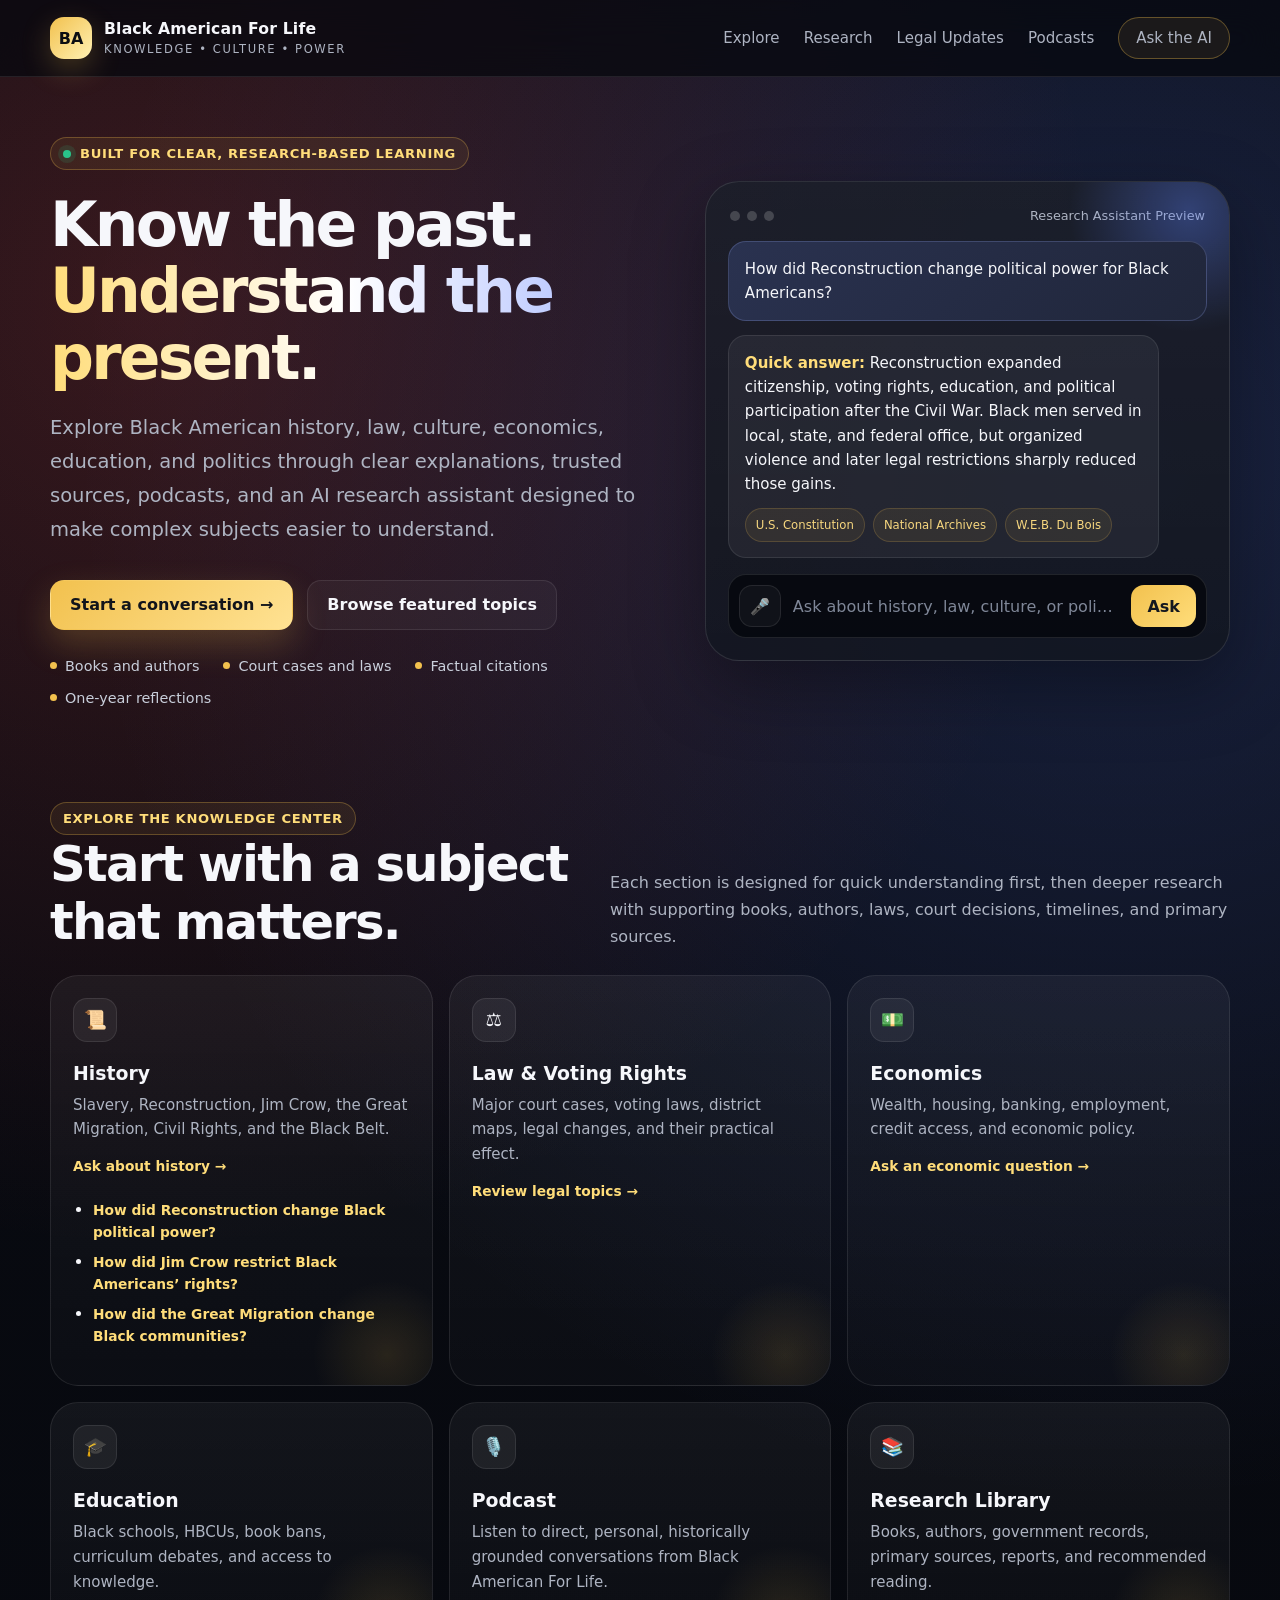
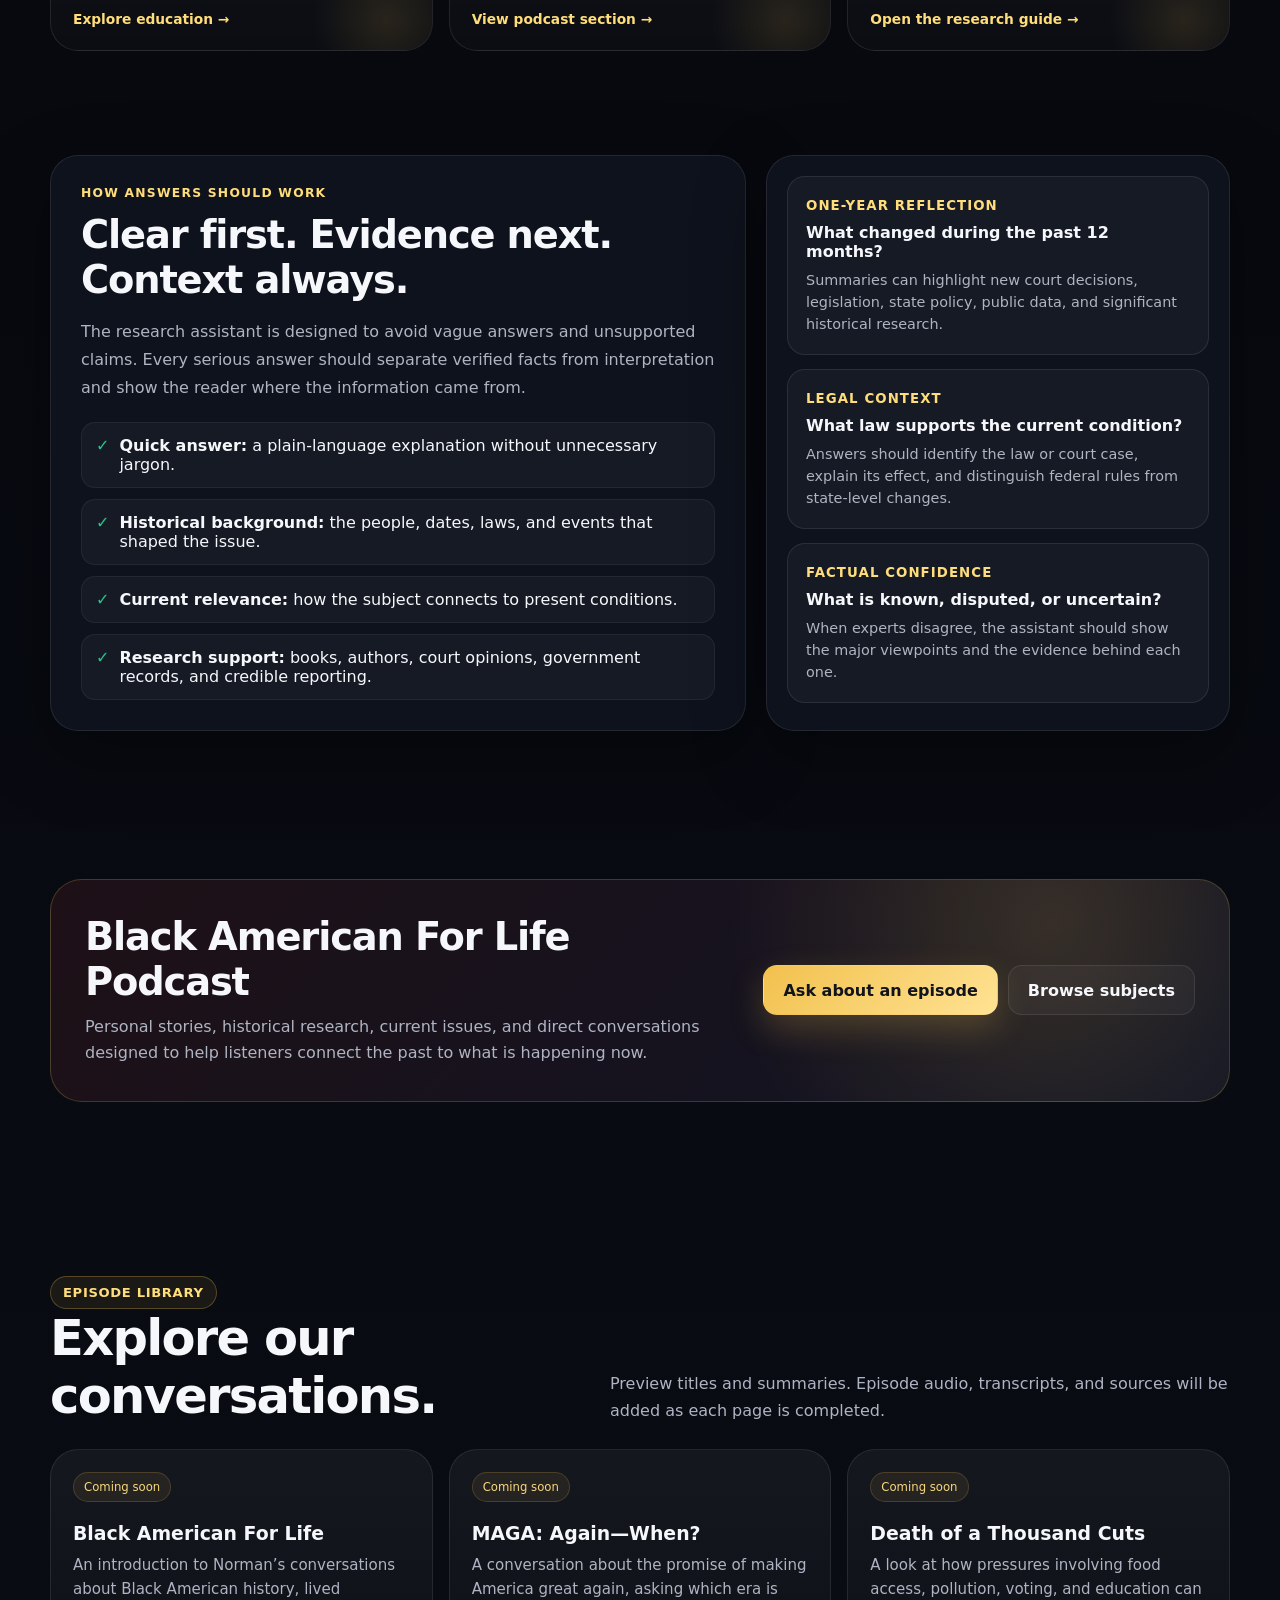
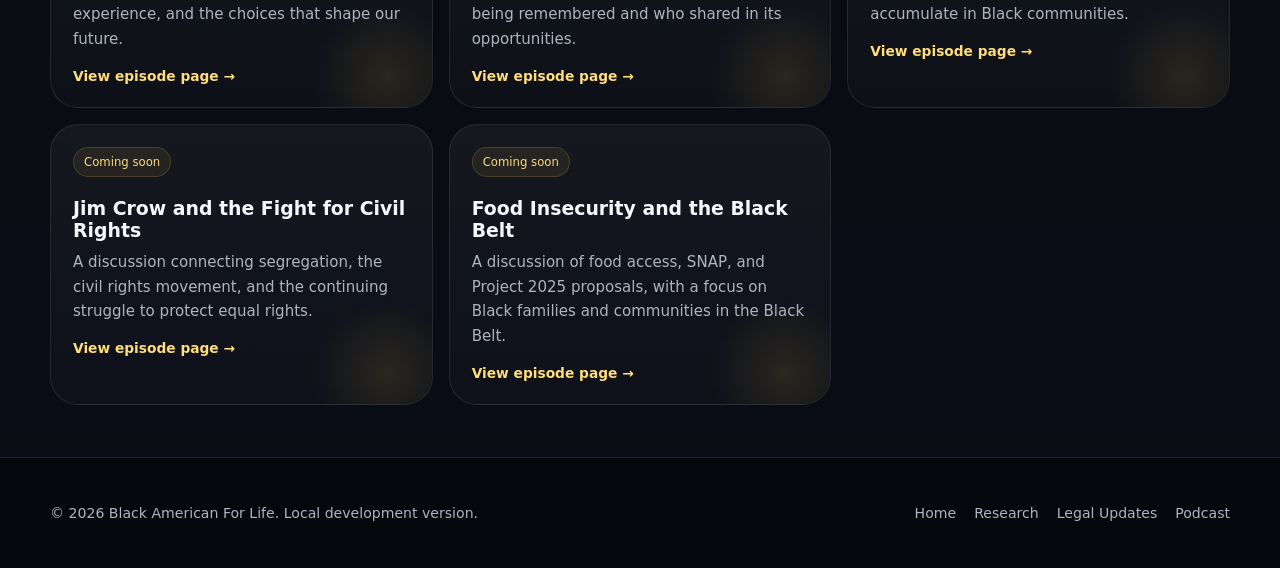
<file: index.html>
<!DOCTYPE html>
<html lang="en">
<head>    
    <link rel="stylesheet" href="css/style.css">
   

    <meta charset="UTF-8">
    <meta name="viewport" content="width=device-width, initial-scale=1.0">
    <meta name="description" content="Black American For Life — history, research, podcasts, law, culture, and community learning.">
    <title>Black American For Life</title>

</head>
 <script src="js/script.js"></script>
<body>
    <header class="topbar">
        <div class="site-shell nav-wrap">
            <a class="brand" href="#top" aria-label="Black American For Life home">
                <div class="brand-mark">BA</div>
                <div class="brand-copy">
                    <strong>Black American For Life</strong>
                    <span>Knowledge • Culture • Power</span>
                </div>
            </a>

            <nav class="nav-links" aria-label="Main navigation">
                <a href="#explore">Explore</a>
                <a href="#research">Research</a>
                <a href="#updates">Legal Updates</a>
                <a href="#podcast">Podcasts</a>
                <a class="nav-button" href="#assistant">Ask the AI</a>
            </nav>
        </div>
    </header>

    <main id="top">
        <section class="hero">
            <div class="site-shell hero-grid">
                <div class="hero-copy">
                    <div class="eyebrow">
                        <span class="eyebrow-dot"></span>
                        Built for clear, research-based learning
                    </div>

                    <h1>
                        Know the past.
                        <span class="headline-highlight">Understand the present.</span>
                    </h1>

                    <p>
                        Explore Black American history, law, culture, economics, education, and politics through clear explanations, trusted sources, podcasts, and an AI research assistant designed to make complex subjects easier to understand.
                    </p>

                    <div class="hero-actions">
                        <a class="primary-button" href="#assistant">Start a conversation →</a>
                        <a class="secondary-button" href="#explore">Browse featured topics</a>
                    </div>

                    <div class="mini-proof">
                        <span><i></i> Books and authors</span>
                        <span><i></i> Court cases and laws</span>
                        <span><i></i> Factual citations</span>
                        <span><i></i> One-year reflections</span>
                    </div>
                </div>

                <div class="spotlight-card" id="assistant">
                    <div class="window-bar">
                        <div class="window-dots">
                            <span></span><span></span><span></span>
                        </div>
                        <div class="window-status">Research Assistant Preview</div>
                    </div>

                    <div class="chat-preview">
                        <div class="message user">
                            How did Reconstruction change political power for Black Americans?
                        </div>

                        <div class="message ai">
                            <strong>Quick answer:</strong> Reconstruction expanded citizenship, voting rights, education, and political participation after the Civil War. Black men served in local, state, and federal office, but organized violence and later legal restrictions sharply reduced those gains.
                            <div class="source-line">
                                <span class="source-chip">U.S. Constitution</span>
                                <span class="source-chip">National Archives</span>
                                <span class="source-chip">W.E.B. Du Bois</span>
                            </div>
                        </div>
                    </div>

                    <div class="chat-dock">
                        <button class="icon-button" id="voiceButton" type="button" aria-label="Use voice input">🎤</button>
                        <input id="questionInput" type="text" placeholder="Ask about history, law, culture, or policy...">
                        <button class="send-button" id="askButton" type="button">Ask</button>
                    </div>
                </div>
            </div>
        </section>

        <section class="section" id="explore">
            <div class="site-shell">
                <div class="section-header">
                    <div>
                        <div class="eyebrow">Explore the knowledge center</div>
                        <h2>Start with a subject that matters.</h2>
                    </div>
                    <p>
                        Each section is designed for quick understanding first, then deeper research with supporting books, authors, laws, court decisions, timelines, and primary sources.
                    </p>
                </div>

                <div class="topic-grid">
                    <article class="topic-card">
                        <div class="topic-icon">📜</div>
                        <h3>History</h3>
                        <p>Slavery, Reconstruction, Jim Crow, the Great Migration, Civil Rights, and the Black Belt.</p>
                        <a href="#assistant">Ask about history →</a>
                        <ul class="history-prompts">
                            <li><a href="#assistant" data-question="How did Reconstruction change Black political power?">How did Reconstruction change Black political power?</a></li>
                            <li><a href="#assistant" data-question="How did Jim Crow restrict Black Americans’ rights?">How did Jim Crow restrict Black Americans’ rights?</a></li>
                            <li><a href="#assistant" data-question="How did the Great Migration change Black communities?">How did the Great Migration change Black communities?</a></li>
                        </ul>
                    </article>

                    <article class="topic-card">
                        <div class="topic-icon">⚖️</div>
                        <h3>Law & Voting Rights</h3>
                        <p>Major court cases, voting laws, district maps, legal changes, and their practical effect.</p>
                        <a href="#updates">Review legal topics →</a>
                    </article>

                    <article class="topic-card">
                        <div class="topic-icon">💵</div>
                        <h3>Economics</h3>
                        <p>Wealth, housing, banking, employment, credit access, and economic policy.</p>
                        <a href="#assistant">Ask an economic question →</a>
                    </article>

                    <article class="topic-card">
                        <div class="topic-icon">🎓</div>
                        <h3>Education</h3>
                        <p>Black schools, HBCUs, book bans, curriculum debates, and access to knowledge.</p>
                        <a href="#assistant">Explore education →</a>
                    </article>

                    <article class="topic-card">
                        <div class="topic-icon">🎙️</div>
                        <h3>Podcast</h3>
                        <p>Listen to direct, personal, historically grounded conversations from Black American For Life.</p>
                        <a href="#podcast">View podcast section →</a>
                    </article>

                    <article class="topic-card">
                        <div class="topic-icon">📚</div>
                        <h3>Research Library</h3>
                        <p>Books, authors, government records, primary sources, reports, and recommended reading.</p>
                        <a href="#research">Open the research guide →</a>
                    </article>
                </div>
            </div>
        </section>

        <section class="section" id="research">
            <div class="site-shell feature-layout">
                <article class="feature-panel feature-main">
                    <div class="label">How answers should work</div>
                    <h3>Clear first. Evidence next. Context always.</h3>
                    <p>
                        The research assistant is designed to avoid vague answers and unsupported claims. Every serious answer should separate verified facts from interpretation and show the reader where the information came from.
                    </p>

                    <div class="feature-list">
                        <div><b>✓</b><span><strong>Quick answer:</strong> a plain-language explanation without unnecessary jargon.</span></div>
                        <div><b>✓</b><span><strong>Historical background:</strong> the people, dates, laws, and events that shaped the issue.</span></div>
                        <div><b>✓</b><span><strong>Current relevance:</strong> how the subject connects to present conditions.</span></div>
                        <div><b>✓</b><span><strong>Research support:</strong> books, authors, court opinions, government records, and credible reporting.</span></div>
                    </div>
                </article>

                <aside class="feature-panel" id="updates">
                    <div class="update-stack">
                        <article class="update-card">
                            <small>One-year reflection</small>
                            <h4>What changed during the past 12 months?</h4>
                            <p>Summaries can highlight new court decisions, legislation, state policy, public data, and significant historical research.</p>
                        </article>

                        <article class="update-card">
                            <small>Legal context</small>
                            <h4>What law supports the current condition?</h4>
                            <p>Answers should identify the law or court case, explain its effect, and distinguish federal rules from state-level changes.</p>
                        </article>

                        <article class="update-card">
                            <small>Factual confidence</small>
                            <h4>What is known, disputed, or uncertain?</h4>
                            <p>When experts disagree, the assistant should show the major viewpoints and the evidence behind each one.</p>
                        </article>
                    </div>
                </aside>
            </div>
        </section>

        <section class="section" id="podcast">
            <div class="site-shell newsletter">
                <div>
                    <h2>Black American For Life Podcast</h2>
                    <p>
                        Personal stories, historical research, current issues, and direct conversations designed to help listeners connect the past to what is happening now.
                    </p>
                </div>

                <div class="newsletter-actions">
                    <a class="primary-button" href="#assistant">Ask about an episode</a>
                    <a class="secondary-button" href="#episodes">Browse subjects</a>
                </div>
            </div>
        </section>
        <section class="section" id="episodes" aria-labelledby="episodes-heading">
            <div class="site-shell">
                <div class="section-header"><div><div class="eyebrow">Episode library</div><h2 id="episodes-heading">Explore our conversations.</h2></div><p>Preview titles and summaries. Episode audio, transcripts, and sources will be added as each page is completed.</p></div>
                <div class="topic-grid">
                    <article class="topic-card"><span class="source-chip">Coming soon</span><h3>Black American For Life</h3><p>An introduction to Norman’s conversations about Black American history, lived experience, and the choices that shape our future.</p><a href="podcasts/black-american-for-life.html">View episode page →</a></article>
                    <article class="topic-card"><span class="source-chip">Coming soon</span><h3>MAGA: Again—When?</h3><p>A conversation about the promise of making America great again, asking which era is being remembered and who shared in its opportunities.</p><a href="podcasts/maga-again-when.html">View episode page →</a></article>
                    <article class="topic-card"><span class="source-chip">Coming soon</span><h3>Death of a Thousand Cuts</h3><p>A look at how pressures involving food access, pollution, voting, and education can accumulate in Black communities.</p><a href="podcasts/death-of-a-thousand-cuts.html">View episode page →</a></article>
                    <article class="topic-card"><span class="source-chip">Coming soon</span><h3>Jim Crow and the Fight for Civil Rights</h3><p>A discussion connecting segregation, the civil rights movement, and the continuing struggle to protect equal rights.</p><a href="podcasts/jim-crow-civil-rights.html">View episode page →</a></article>
                    <article class="topic-card"><span class="source-chip">Coming soon</span><h3>Food Insecurity and the Black Belt</h3><p>A discussion of food access, SNAP, and Project 2025 proposals, with a focus on Black families and communities in the Black Belt.</p><a href="podcasts/food-insecurity-black-belt.html">View episode page →</a></article>
                </div>
            </div>
        </section>
    </main>

    <footer>
        <div class="site-shell footer-wrap">
            <div>© 2026 Black American For Life. Local development version.</div>
            <div class="footer-links">
                <a href="#top">Home</a>
                <a href="#research">Research</a>
                <a href="#updates">Legal Updates</a>
                <a href="#podcast">Podcast</a>
            </div>
        </div>
    </footer>

    <div class="toast" id="toast" role="status" aria-live="polite"></div>

    <script>
        const input = document.getElementById("questionInput");
        const askButton = document.getElementById("askButton");
        const voiceButton = document.getElementById("voiceButton");
        const toast = document.getElementById("toast");

        function showToast(message) {
            toast.textContent = message;
            toast.classList.add("show");

            window.clearTimeout(showToast.timer);
            showToast.timer = window.setTimeout(() => {
                toast.classList.remove("show");
            }, 3200);
        }

        document.querySelectorAll("[data-question]").forEach((link) => {
            link.addEventListener("click", () => {
                input.value = link.dataset.question;
                input.focus({ preventScroll: true });
            });
        });

        function submitQuestion() {
            const question = input.value.trim();

            if (!question) {
                showToast("Please type or speak a question first.");
                input.focus();
                return;
            }

            showToast("Your question was captured. The AI connection will be added in the next version.");
        }

        askButton.addEventListener("click", submitQuestion);

        input.addEventListener("keydown", (event) => {
            if (event.key === "Enter") {
                submitQuestion();
            }
        });

        voiceButton.addEventListener("click", () => {
            const SpeechRecognition = window.SpeechRecognition || window.webkitSpeechRecognition;

            if (!SpeechRecognition) {
                showToast("Voice input is not supported in this browser.");
                return;
            }

            const recognition = new SpeechRecognition();
            recognition.lang = "en-US";
            recognition.interimResults = false;
            recognition.maxAlternatives = 1;

            voiceButton.textContent = "●";
            showToast("Listening... speak your question.");

            recognition.start();

            recognition.onresult = (event) => {
                input.value = event.results[0][0].transcript;
                showToast("Voice question captured.");
            };

            recognition.onerror = () => {
                showToast("Voice input could not be completed.");
            };

            recognition.onend = () => {
                voiceButton.textContent = "🎤";
            };
        });
    </script>
</body>
</html>
</file>
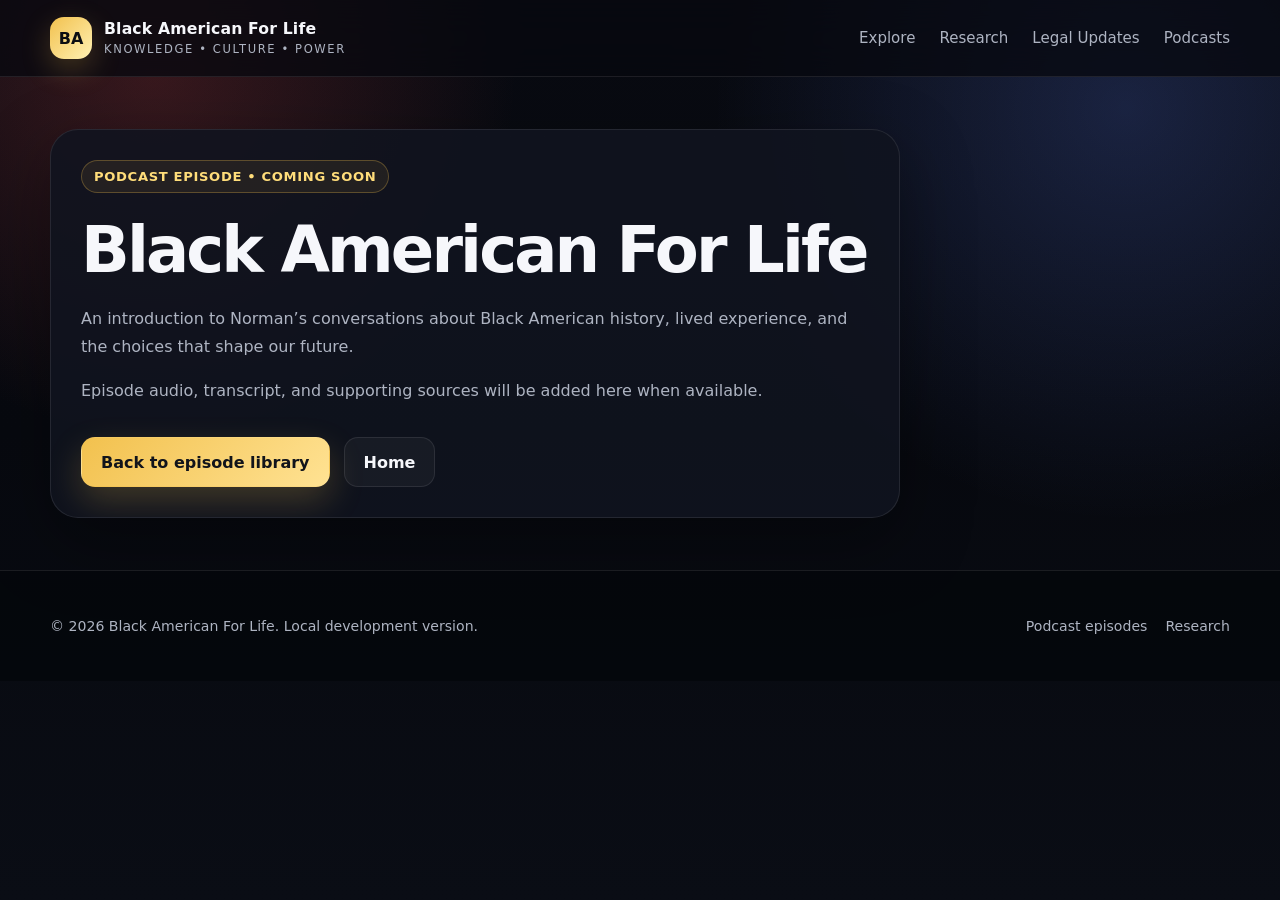
<file: black-american-for-life.html>
<!DOCTYPE html>
<html lang="en"><head><meta charset="UTF-8"><meta name="viewport" content="width=device-width, initial-scale=1.0"><meta name="description" content="An introduction to Norman’s conversations about Black American history, lived experience, and the choices that shape our future."><title>Black American For Life | Black American For Life</title><link rel="stylesheet" href="../css/style.css"></head>
<body><header class="topbar"><div class="site-shell nav-wrap"><a class="brand" href="../index.html#top"><div class="brand-mark">BA</div><div class="brand-copy"><strong>Black American For Life</strong><span>Knowledge • Culture • Power</span></div></a><nav class="nav-links" aria-label="Main navigation"><a href="../index.html#explore">Explore</a><a href="../index.html#research">Research</a><a href="../index.html#updates">Legal Updates</a><a href="../index.html#episodes">Podcasts</a></nav></div></header>
<main class="site-shell section"><article class="feature-panel feature-main episode-content"><div class="eyebrow">Podcast episode • Coming soon</div><h1 class="episode-title">Black American For Life</h1><p>An introduction to Norman’s conversations about Black American history, lived experience, and the choices that shape our future.</p><p>Episode audio, transcript, and supporting sources will be added here when available.</p><div class="hero-actions"><a class="primary-button" href="../index.html#episodes">Back to episode library</a><a class="secondary-button" href="../index.html#top">Home</a></div></article></main>
<footer><div class="site-shell footer-wrap"><div>© 2026 Black American For Life. Local development version.</div><div class="footer-links"><a href="../index.html#episodes">Podcast episodes</a><a href="../index.html#research">Research</a></div></div></footer></body></html>
</file>
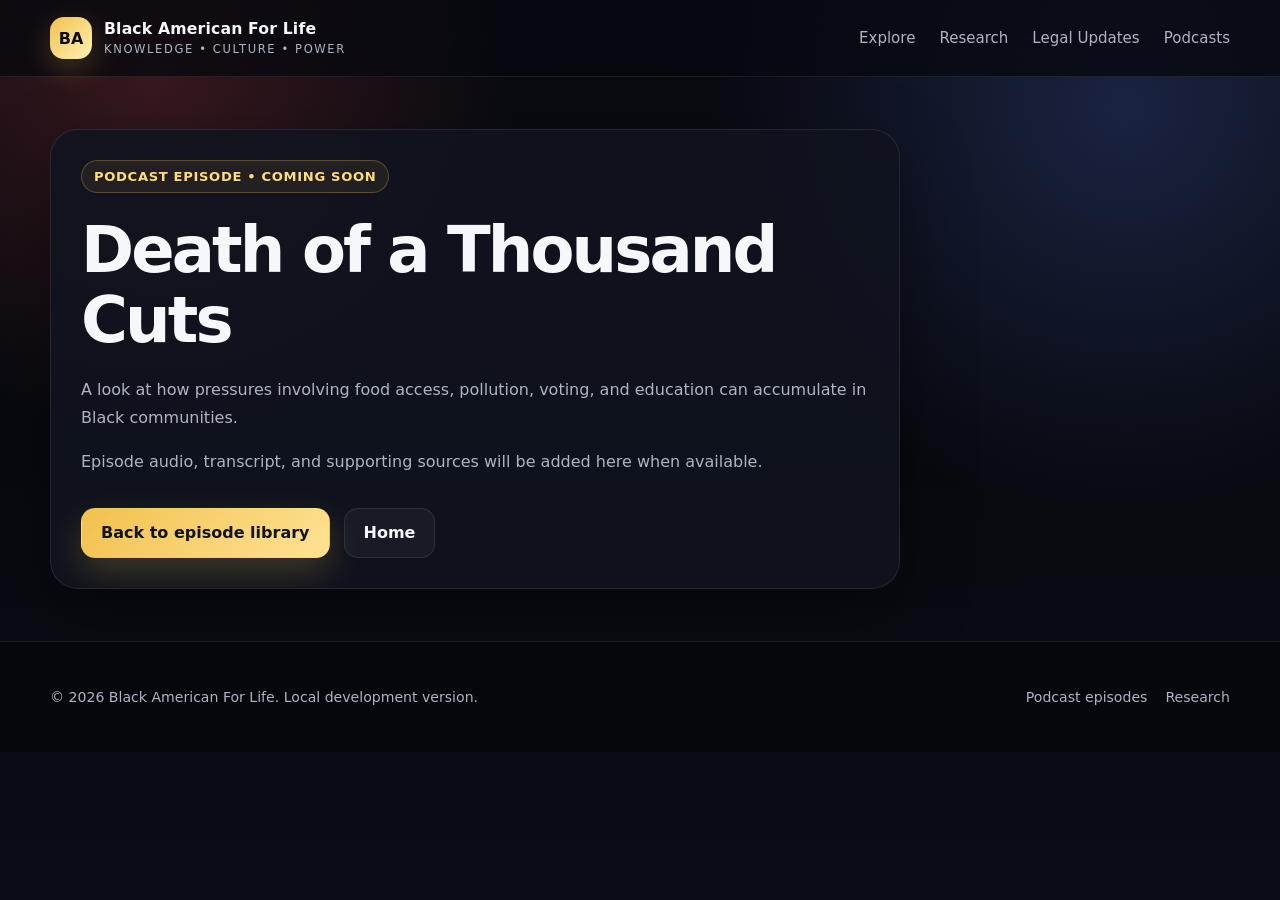
<file: death-of-a-thousand-cuts.html>
<!DOCTYPE html>
<html lang="en"><head><meta charset="UTF-8"><meta name="viewport" content="width=device-width, initial-scale=1.0"><meta name="description" content="A look at how pressures involving food access, pollution, voting, and education can accumulate in Black communities."><title>Death of a Thousand Cuts | Black American For Life</title><link rel="stylesheet" href="../css/style.css"></head>
<body><header class="topbar"><div class="site-shell nav-wrap"><a class="brand" href="../index.html#top"><div class="brand-mark">BA</div><div class="brand-copy"><strong>Black American For Life</strong><span>Knowledge • Culture • Power</span></div></a><nav class="nav-links" aria-label="Main navigation"><a href="../index.html#explore">Explore</a><a href="../index.html#research">Research</a><a href="../index.html#updates">Legal Updates</a><a href="../index.html#episodes">Podcasts</a></nav></div></header>
<main class="site-shell section"><article class="feature-panel feature-main episode-content"><div class="eyebrow">Podcast episode • Coming soon</div><h1 class="episode-title">Death of a Thousand Cuts</h1><p>A look at how pressures involving food access, pollution, voting, and education can accumulate in Black communities.</p><p>Episode audio, transcript, and supporting sources will be added here when available.</p><div class="hero-actions"><a class="primary-button" href="../index.html#episodes">Back to episode library</a><a class="secondary-button" href="../index.html#top">Home</a></div></article></main>
<footer><div class="site-shell footer-wrap"><div>© 2026 Black American For Life. Local development version.</div><div class="footer-links"><a href="../index.html#episodes">Podcast episodes</a><a href="../index.html#research">Research</a></div></div></footer></body></html>
</file>
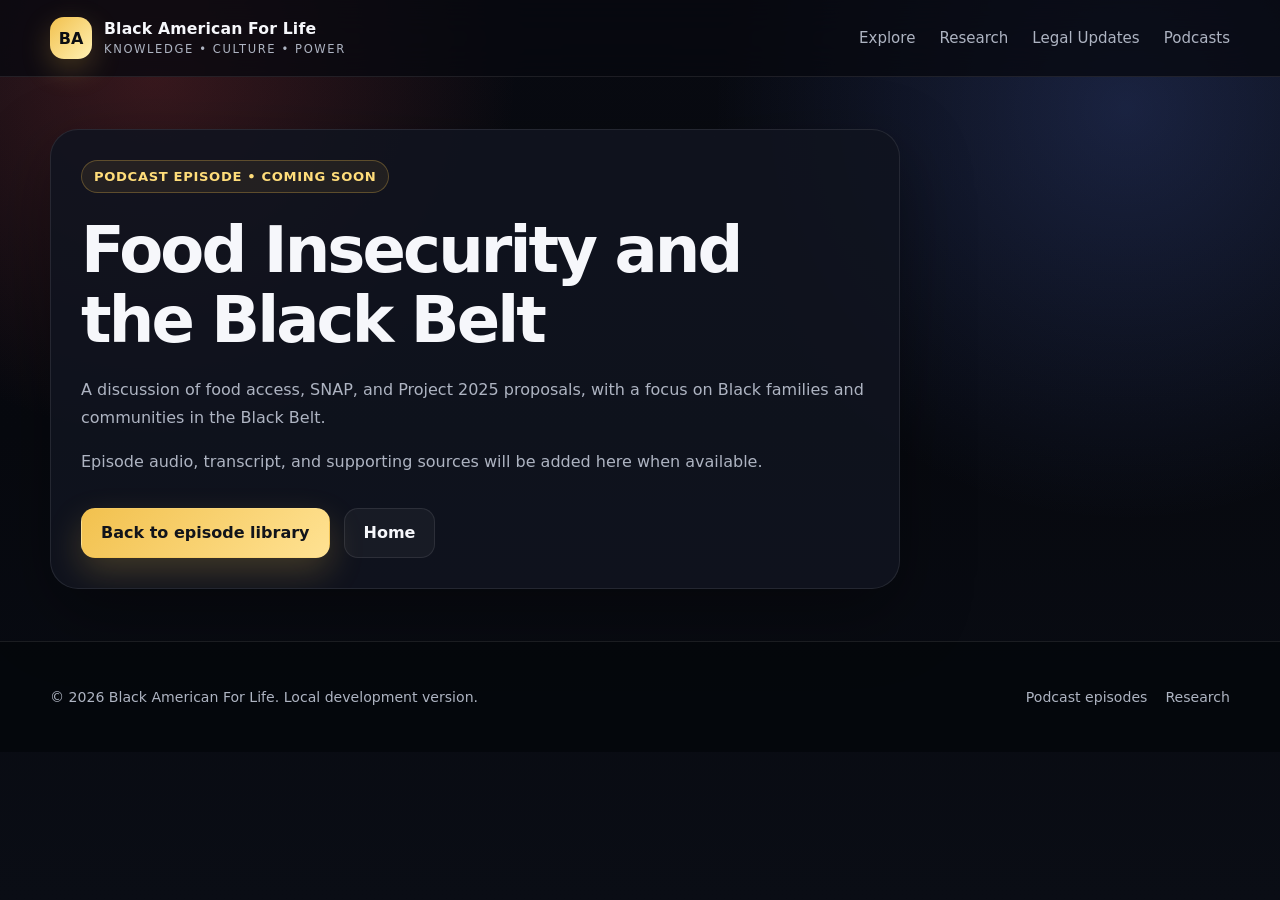
<file: food-insecurity-black-belt.html>
<!DOCTYPE html>
<html lang="en"><head><meta charset="UTF-8"><meta name="viewport" content="width=device-width, initial-scale=1.0"><meta name="description" content="A discussion of food access, SNAP, and Project 2025 proposals, with a focus on Black families and communities in the Black Belt."><title>Food Insecurity and the Black Belt | Black American For Life</title><link rel="stylesheet" href="../css/style.css"></head>
<body><header class="topbar"><div class="site-shell nav-wrap"><a class="brand" href="../index.html#top"><div class="brand-mark">BA</div><div class="brand-copy"><strong>Black American For Life</strong><span>Knowledge • Culture • Power</span></div></a><nav class="nav-links" aria-label="Main navigation"><a href="../index.html#explore">Explore</a><a href="../index.html#research">Research</a><a href="../index.html#updates">Legal Updates</a><a href="../index.html#episodes">Podcasts</a></nav></div></header>
<main class="site-shell section"><article class="feature-panel feature-main episode-content"><div class="eyebrow">Podcast episode • Coming soon</div><h1 class="episode-title">Food Insecurity and the Black Belt</h1><p>A discussion of food access, SNAP, and Project 2025 proposals, with a focus on Black families and communities in the Black Belt.</p><p>Episode audio, transcript, and supporting sources will be added here when available.</p><div class="hero-actions"><a class="primary-button" href="../index.html#episodes">Back to episode library</a><a class="secondary-button" href="../index.html#top">Home</a></div></article></main>
<footer><div class="site-shell footer-wrap"><div>© 2026 Black American For Life. Local development version.</div><div class="footer-links"><a href="../index.html#episodes">Podcast episodes</a><a href="../index.html#research">Research</a></div></div></footer></body></html>
</file>
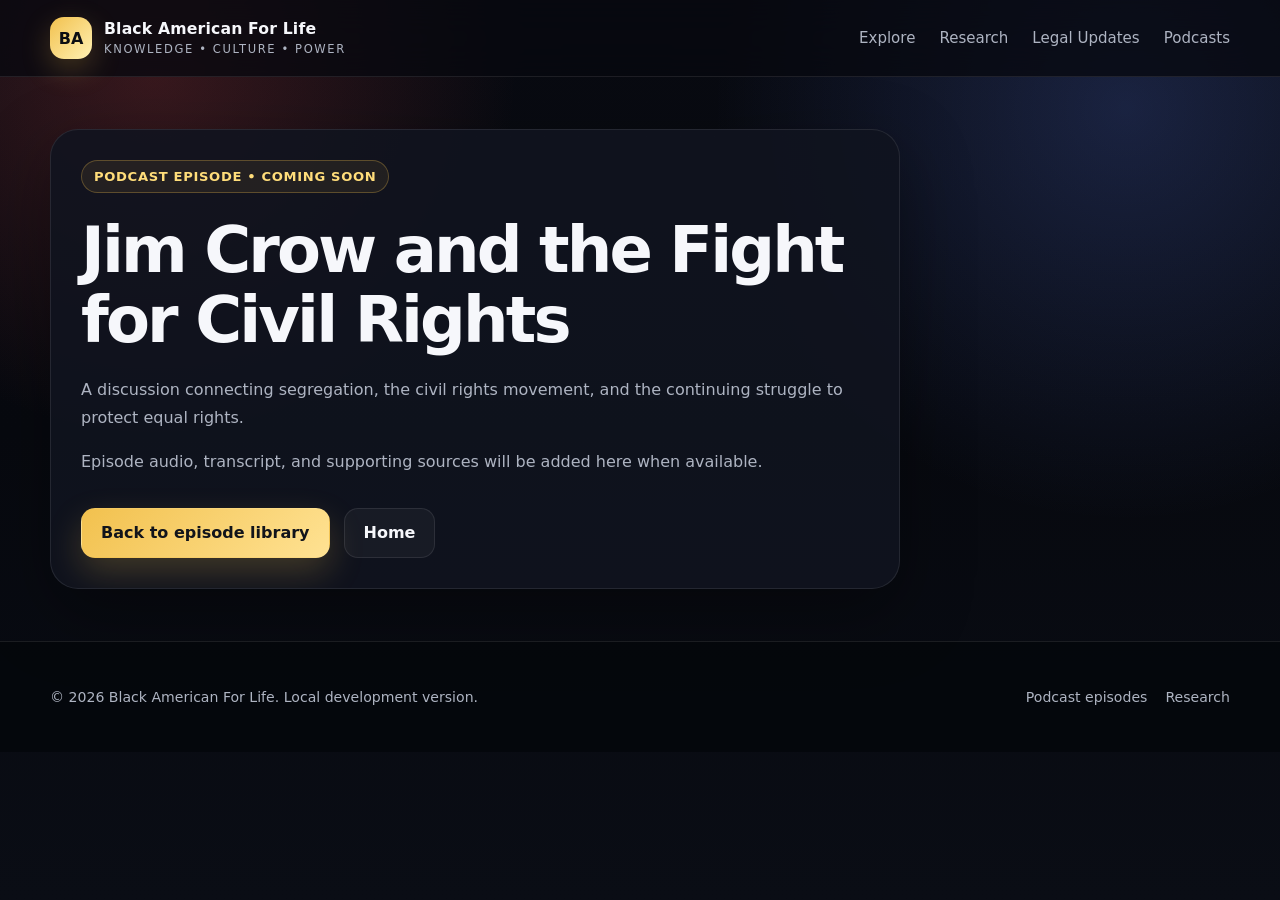
<file: jim-crow-civil-rights.html>
<!DOCTYPE html>
<html lang="en"><head><meta charset="UTF-8"><meta name="viewport" content="width=device-width, initial-scale=1.0"><meta name="description" content="A discussion connecting segregation, the civil rights movement, and the continuing struggle to protect equal rights."><title>Jim Crow and the Fight for Civil Rights | Black American For Life</title><link rel="stylesheet" href="../css/style.css"></head>
<body><header class="topbar"><div class="site-shell nav-wrap"><a class="brand" href="../index.html#top"><div class="brand-mark">BA</div><div class="brand-copy"><strong>Black American For Life</strong><span>Knowledge • Culture • Power</span></div></a><nav class="nav-links" aria-label="Main navigation"><a href="../index.html#explore">Explore</a><a href="../index.html#research">Research</a><a href="../index.html#updates">Legal Updates</a><a href="../index.html#episodes">Podcasts</a></nav></div></header>
<main class="site-shell section"><article class="feature-panel feature-main episode-content"><div class="eyebrow">Podcast episode • Coming soon</div><h1 class="episode-title">Jim Crow and the Fight for Civil Rights</h1><p>A discussion connecting segregation, the civil rights movement, and the continuing struggle to protect equal rights.</p><p>Episode audio, transcript, and supporting sources will be added here when available.</p><div class="hero-actions"><a class="primary-button" href="../index.html#episodes">Back to episode library</a><a class="secondary-button" href="../index.html#top">Home</a></div></article></main>
<footer><div class="site-shell footer-wrap"><div>© 2026 Black American For Life. Local development version.</div><div class="footer-links"><a href="../index.html#episodes">Podcast episodes</a><a href="../index.html#research">Research</a></div></div></footer></body></html>
</file>
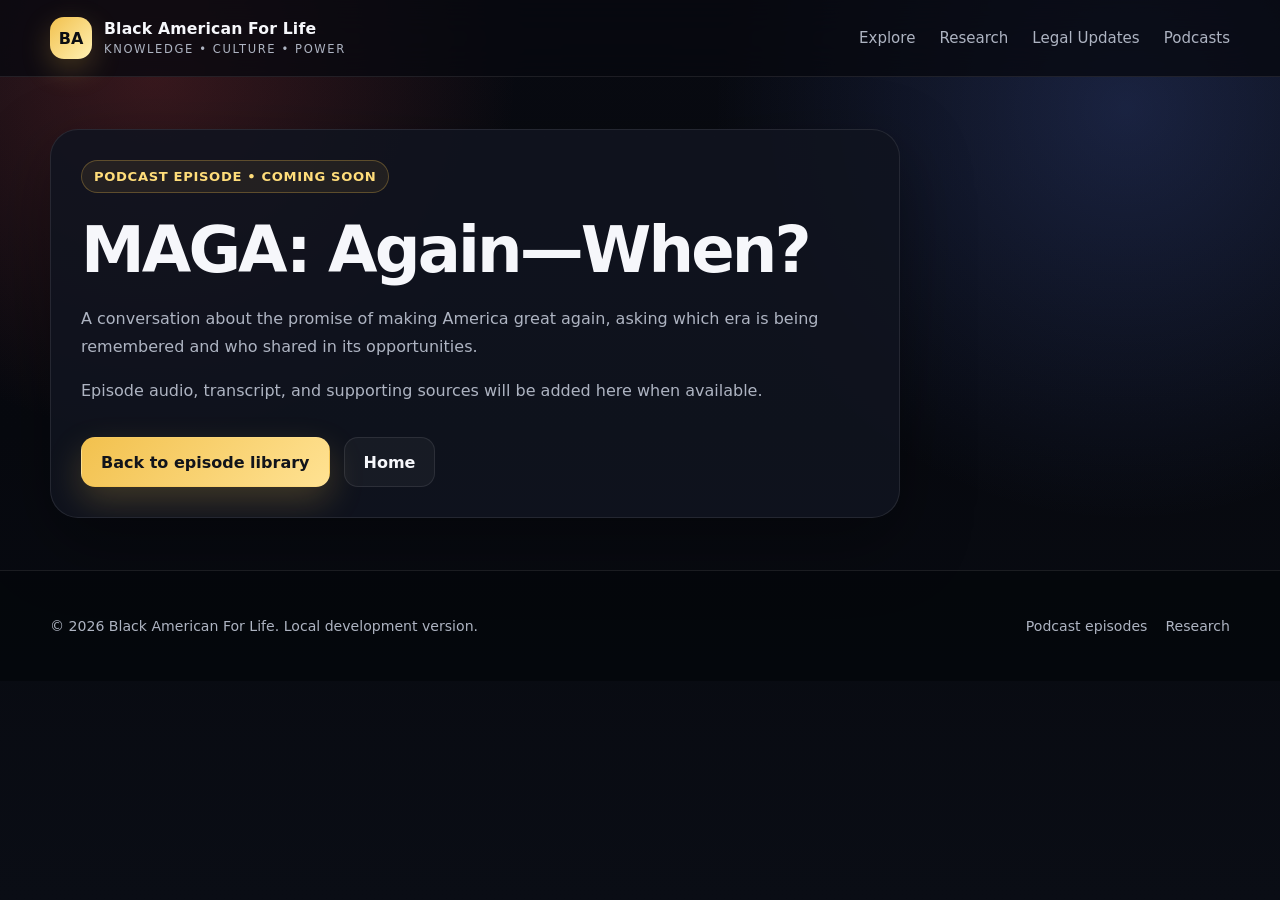
<file: maga-again-when.html>
<!DOCTYPE html>
<html lang="en"><head><meta charset="UTF-8"><meta name="viewport" content="width=device-width, initial-scale=1.0"><meta name="description" content="A conversation about the promise of making America great again, asking which era is being remembered and who shared in its opportunities."><title>MAGA: Again—When? | Black American For Life</title><link rel="stylesheet" href="../css/style.css"></head>
<body><header class="topbar"><div class="site-shell nav-wrap"><a class="brand" href="../index.html#top"><div class="brand-mark">BA</div><div class="brand-copy"><strong>Black American For Life</strong><span>Knowledge • Culture • Power</span></div></a><nav class="nav-links" aria-label="Main navigation"><a href="../index.html#explore">Explore</a><a href="../index.html#research">Research</a><a href="../index.html#updates">Legal Updates</a><a href="../index.html#episodes">Podcasts</a></nav></div></header>
<main class="site-shell section"><article class="feature-panel feature-main episode-content"><div class="eyebrow">Podcast episode • Coming soon</div><h1 class="episode-title">MAGA: Again—When?</h1><p>A conversation about the promise of making America great again, asking which era is being remembered and who shared in its opportunities.</p><p>Episode audio, transcript, and supporting sources will be added here when available.</p><div class="hero-actions"><a class="primary-button" href="../index.html#episodes">Back to episode library</a><a class="secondary-button" href="../index.html#top">Home</a></div></article></main>
<footer><div class="site-shell footer-wrap"><div>© 2026 Black American For Life. Local development version.</div><div class="footer-links"><a href="../index.html#episodes">Podcast episodes</a><a href="../index.html#research">Research</a></div></div></footer></body></html>
</file>
<file: css/style.css>
:root {
            --bg: #07090f;
            --panel: rgba(17, 20, 31, 0.88);
            --panel-strong: #11141f;
            --panel-soft: #151928;
            --text: #f6f7fb;
            --muted: #aeb4c2;
            --gold: #f2c14e;
            --gold-2: #ffdd7a;
            --red: #e24a4a;
            --green: #29c58b;
            --blue: #5f83ff;
            --line: rgba(255, 255, 255, 0.09);
            --shadow: 0 24px 70px rgba(0, 0, 0, 0.35);
            --radius-lg: 28px;
            --radius-md: 18px;
            --radius-sm: 12px;
        }

        * { box-sizing: border-box; }
        html { scroll-behavior: smooth; }

        body {
            margin: 0;
            min-height: 100vh;
            color: var(--text);
            font-family: Inter, ui-sans-serif, system-ui, -apple-system, BlinkMacSystemFont, "Segoe UI", sans-serif;
            background:
                radial-gradient(circle at 12% 8%, rgba(226, 74, 74, 0.22), transparent 26%),
                radial-gradient(circle at 88% 12%, rgba(95, 131, 255, 0.20), transparent 30%),
                linear-gradient(180deg, #090b12 0%, #07090f 48%, #0a0d15 100%);
            overflow-x: hidden;
        }

        body::before {
            content: "";
            position: fixed;
            inset: 0;
            pointer-events: none;
            opacity: 0.20;
            background-image:
                linear-gradient(rgba(255,255,255,0.025) 1px, transparent 1px),
                linear-gradient(90deg, rgba(255,255,255,0.025) 1px, transparent 1px);
            background-size: 34px 34px;
            mask-image: linear-gradient(to bottom, black, transparent 82%);
        }

        a { color: inherit; }
        button, input, textarea { font: inherit; }
        button { cursor: pointer; }

        .site-shell {
            width: min(1180px, calc(100% - 32px));
            margin: 0 auto;
        }

        .topbar {
            position: sticky;
            top: 0;
            z-index: 50;
            backdrop-filter: blur(18px);
            background: rgba(7, 9, 15, 0.76);
            border-bottom: 1px solid var(--line);
        }

        .nav-wrap {
            min-height: 76px;
            display: flex;
            align-items: center;
            justify-content: space-between;
            gap: 24px;
        }

        .brand {
            display: flex;
            align-items: center;
            gap: 12px;
            text-decoration: none;
            min-width: 0;
        }

        .brand-mark {
            width: 42px;
            height: 42px;
            border-radius: 14px;
            display: grid;
            place-items: center;
            font-weight: 900;
            color: #0b0d12;
            background: linear-gradient(135deg, var(--gold), #fff1b3);
            box-shadow: 0 10px 30px rgba(242, 193, 78, 0.24);
        }

        .brand-copy {
            display: flex;
            flex-direction: column;
            line-height: 1.05;
        }

        .brand-copy strong {
            font-size: 0.98rem;
            letter-spacing: 0.01em;
        }

        .brand-copy span {
            margin-top: 5px;
            font-size: 0.72rem;
            color: var(--muted);
            letter-spacing: 0.14em;
            text-transform: uppercase;
        }

        .nav-links {
            display: flex;
            align-items: center;
            gap: 24px;
        }

        .nav-links a {
            color: var(--muted);
            text-decoration: none;
            font-size: 0.94rem;
            transition: 0.2s ease;
        }

        .nav-links a:hover { color: var(--text); }

        .nav-button {
            border: 1px solid rgba(242, 193, 78, 0.34);
            color: var(--gold-2);
            background: rgba(242, 193, 78, 0.08);
            border-radius: 999px;
            padding: 11px 17px;
        }

        .hero { padding: 78px 0 44px; }

        .hero-grid {
            display: grid;
            grid-template-columns: 1.08fr 0.92fr;
            align-items: center;
            gap: 48px;
        }

        .eyebrow {
            display: inline-flex;
            align-items: center;
            gap: 9px;
            padding: 8px 12px;
            border: 1px solid rgba(242, 193, 78, 0.28);
            background: rgba(242, 193, 78, 0.08);
            border-radius: 999px;
            color: var(--gold-2);
            font-size: 0.82rem;
            font-weight: 700;
            letter-spacing: 0.05em;
            text-transform: uppercase;
        }

        .eyebrow-dot {
            width: 8px;
            height: 8px;
            border-radius: 50%;
            background: var(--green);
            box-shadow: 0 0 0 5px rgba(41, 197, 139, 0.13);
        }

        h1 {
            margin: 22px 0 20px;
            font-size: clamp(3rem, 7vw, 6.6rem);
            line-height: 0.94;
            letter-spacing: -0.062em;
            max-width: 880px;
        }

        .headline-highlight {
            display: block;
            color: transparent;
            background: linear-gradient(90deg, var(--gold-2), #ffffff 48%, #9eb1ff 100%);
            background-clip: text;
            -webkit-background-clip: text;
        }

        .hero-copy p {
            max-width: 690px;
            color: var(--muted);
            font-size: clamp(1rem, 2vw, 1.22rem);
            line-height: 1.75;
            margin: 0;
        }

        .hero-actions {
            display: flex;
            flex-wrap: wrap;
            gap: 14px;
            margin-top: 32px;
        }

        .primary-button,
        .secondary-button {
            min-height: 50px;
            border-radius: 14px;
            padding: 0 19px;
            border: 1px solid transparent;
            display: inline-flex;
            align-items: center;
            justify-content: center;
            gap: 10px;
            text-decoration: none;
            font-weight: 800;
            transition: 0.22s ease;
        }

        .primary-button {
            color: #11141b;
            background: linear-gradient(135deg, var(--gold), #ffe293);
            box-shadow: 0 14px 34px rgba(242, 193, 78, 0.22);
        }

        .primary-button:hover { transform: translateY(-2px); }

        .secondary-button {
            color: var(--text);
            background: rgba(255, 255, 255, 0.04);
            border-color: var(--line);
        }

        .secondary-button:hover { background: rgba(255, 255, 255, 0.08); }

        .mini-proof {
            display: flex;
            flex-wrap: wrap;
            gap: 16px 24px;
            margin-top: 28px;
            color: #c9cfdb;
            font-size: 0.9rem;
        }

        .mini-proof span {
            display: inline-flex;
            align-items: center;
            gap: 8px;
        }

        .mini-proof i {
            width: 7px;
            height: 7px;
            border-radius: 50%;
            background: var(--gold);
        }

        .spotlight-card {
            position: relative;
            border: 1px solid rgba(255, 255, 255, 0.11);
            border-radius: 34px;
            background:
                linear-gradient(180deg, rgba(255,255,255,0.055), rgba(255,255,255,0.018)),
                rgba(13, 16, 26, 0.82);
            box-shadow: var(--shadow);
            padding: 22px;
            overflow: hidden;
        }

        .spotlight-card::before {
            content: "";
            position: absolute;
            width: 260px;
            height: 260px;
            right: -90px;
            top: -100px;
            border-radius: 50%;
            background: radial-gradient(circle, rgba(95, 131, 255, 0.35), transparent 65%);
        }

        .window-bar {
            display: flex;
            align-items: center;
            justify-content: space-between;
            gap: 16px;
            padding: 4px 2px 18px;
        }

        .window-dots { display: flex; gap: 7px; }

        .window-dots span {
            width: 10px;
            height: 10px;
            border-radius: 50%;
            background: rgba(255,255,255,0.18);
        }

        .window-status {
            color: var(--muted);
            font-size: 0.8rem;
        }

        .chat-preview {
            position: relative;
            z-index: 2;
            display: grid;
            gap: 14px;
        }

        .message {
            max-width: 90%;
            border-radius: 18px;
            padding: 15px 16px;
            line-height: 1.6;
            font-size: 0.94rem;
        }

        .message.user {
            justify-self: end;
            background: linear-gradient(135deg, #2a3250, #20263a);
            border: 1px solid rgba(158,177,255,0.22);
        }

        .message.ai {
            justify-self: start;
            background: rgba(255,255,255,0.055);
            border: 1px solid var(--line);
        }

        .message.ai strong { color: var(--gold-2); }

        .source-line {
            display: flex;
            flex-wrap: wrap;
            gap: 8px;
            margin-top: 12px;
        }

        .source-chip {
            display: inline-flex;
            align-items: center;
            padding: 7px 10px;
            border-radius: 999px;
            background: rgba(242,193,78,0.08);
            border: 1px solid rgba(242,193,78,0.18);
            color: #f7d77f;
            font-size: 0.73rem;
        }

        .chat-dock {
            margin-top: 16px;
            display: grid;
            grid-template-columns: auto 1fr auto;
            gap: 10px;
            align-items: center;
            border: 1px solid rgba(255,255,255,0.11);
            border-radius: 18px;
            background: rgba(6,8,14,0.88);
            padding: 10px;
        }

        .icon-button {
            width: 42px;
            height: 42px;
            display: grid;
            place-items: center;
            border-radius: 13px;
            border: 1px solid var(--line);
            background: rgba(255,255,255,0.04);
            color: var(--text);
        }

        .chat-dock input {
            width: 100%;
            min-width: 0;
            border: 0;
            outline: 0;
            color: var(--text);
            background: transparent;
        }

        .chat-dock input::placeholder { color: #7f8798; }

        .send-button {
            border: 0;
            min-height: 42px;
            border-radius: 13px;
            padding: 0 16px;
            color: #14171f;
            font-weight: 900;
            background: linear-gradient(135deg, var(--gold), var(--gold-2));
        }

        .section { padding: 52px 0; }

        .section-header {
            display: flex;
            align-items: end;
            justify-content: space-between;
            gap: 24px;
            margin-bottom: 24px;
        }

        .section-header h2 {
            margin: 0;
            font-size: clamp(1.8rem, 4vw, 3.1rem);
            letter-spacing: -0.035em;
        }

        .section-header p {
            max-width: 620px;
            color: var(--muted);
            line-height: 1.7;
            margin: 0;
        }

        .topic-grid {
            display: grid;
            grid-template-columns: repeat(3, 1fr);
            gap: 16px;
        }

        .topic-card {
            position: relative;
            min-height: 218px;
            padding: 22px;
            border-radius: var(--radius-lg);
            border: 1px solid var(--line);
            background: linear-gradient(180deg, rgba(255,255,255,0.05), rgba(255,255,255,0.02));
            overflow: hidden;
            transition: transform 0.22s ease, border-color 0.22s ease;
        }

        .topic-card:hover {
            transform: translateY(-5px);
            border-color: rgba(242,193,78,0.30);
        }

        .topic-card::after {
            content: "";
            position: absolute;
            right: -30px;
            bottom: -45px;
            width: 150px;
            height: 150px;
            border-radius: 50%;
            background: radial-gradient(circle, rgba(242,193,78,0.12), transparent 70%);
        }

        .topic-icon {
            width: 44px;
            height: 44px;
            border-radius: 14px;
            display: grid;
            place-items: center;
            background: rgba(255,255,255,0.06);
            border: 1px solid var(--line);
            font-size: 1.15rem;
        }

        .topic-card h3 {
            margin: 20px 0 9px;
            font-size: 1.18rem;
        }

        .topic-card p {
            margin: 0;
            color: var(--muted);
            line-height: 1.65;
            font-size: 0.94rem;
        }

        .topic-card a {
            display: inline-flex;
            margin-top: 16px;
            color: var(--gold-2);
            font-weight: 800;
            font-size: 0.86rem;
            text-decoration: none;
        }

        .feature-layout {
            display: grid;
            grid-template-columns: 1.2fr 0.8fr;
            gap: 20px;
        }

        .feature-panel {
            border: 1px solid var(--line);
            border-radius: var(--radius-lg);
            background: var(--panel);
            box-shadow: var(--shadow);
            overflow: hidden;
        }

        .feature-main { padding: 30px; }

        .feature-main .label {
            color: var(--gold-2);
            font-weight: 900;
            letter-spacing: 0.1em;
            text-transform: uppercase;
            font-size: 0.77rem;
        }

        .feature-main h3 {
            margin: 12px 0 13px;
            font-size: clamp(1.6rem, 3vw, 2.5rem);
            letter-spacing: -0.03em;
        }

        .feature-main p {
            color: var(--muted);
            line-height: 1.75;
        }

        .feature-list {
            display: grid;
            gap: 11px;
            margin-top: 20px;
        }

        .feature-list div {
            display: flex;
            gap: 10px;
            align-items: start;
            padding: 13px 14px;
            border-radius: 14px;
            background: rgba(255,255,255,0.035);
            border: 1px solid rgba(255,255,255,0.06);
        }

        .feature-list b { color: var(--green); }

        .update-stack {
            display: grid;
            gap: 14px;
            padding: 20px;
        }

        .update-card {
            border: 1px solid var(--line);
            border-radius: 18px;
            background: rgba(255,255,255,0.035);
            padding: 18px;
        }

        .update-card small {
            color: var(--gold-2);
            font-weight: 800;
            text-transform: uppercase;
            letter-spacing: 0.08em;
        }

        .update-card h4 {
            margin: 9px 0 8px;
            font-size: 1rem;
        }

        .update-card p {
            margin: 0;
            color: var(--muted);
            line-height: 1.55;
            font-size: 0.9rem;
        }

        .newsletter {
            margin: 44px 0 70px;
            border: 1px solid rgba(242,193,78,0.22);
            border-radius: 32px;
            padding: 34px;
            background:
                radial-gradient(circle at 85% 20%, rgba(242,193,78,0.16), transparent 32%),
                linear-gradient(135deg, rgba(226,74,74,0.10), rgba(95,131,255,0.08));
            display: grid;
            grid-template-columns: 1fr auto;
            align-items: center;
            gap: 28px;
        }

        .newsletter h2 {
            margin: 0 0 10px;
            font-size: clamp(1.7rem, 3vw, 2.7rem);
            letter-spacing: -0.03em;
        }

        .newsletter p {
            margin: 0;
            color: var(--muted);
            line-height: 1.65;
        }

        .newsletter-actions {
            display: flex;
            gap: 10px;
            flex-wrap: wrap;
        }

        footer {
            border-top: 1px solid var(--line);
            background: rgba(4, 6, 10, 0.74);
        }

        .footer-wrap {
            min-height: 110px;
            display: flex;
            justify-content: space-between;
            align-items: center;
            gap: 24px;
            color: var(--muted);
            font-size: 0.88rem;
        }

        .footer-links {
            display: flex;
            flex-wrap: wrap;
            gap: 18px;
        }

        .footer-links a {
            color: var(--muted);
            text-decoration: none;
        }

        .toast {
            position: fixed;
            right: 20px;
            bottom: 20px;
            max-width: 360px;
            padding: 14px 16px;
            border-radius: 14px;
            background: #141824;
            color: var(--text);
            border: 1px solid var(--line);
            box-shadow: var(--shadow);
            transform: translateY(120px);
            opacity: 0;
            transition: 0.25s ease;
            z-index: 100;
        }

        .toast.show {
            transform: translateY(0);
            opacity: 1;
        }

        @media (max-width: 980px) {
            .hero-grid, .feature-layout { grid-template-columns: 1fr; }
            .hero { padding-top: 54px; }
            .topic-grid { grid-template-columns: repeat(2, 1fr); }
            .newsletter { grid-template-columns: 1fr; }
        }

        @media (max-width: 760px) {
            .nav-links a:not(.nav-button) { display: none; }
            .brand-copy span { display: none; }
            .section-header { align-items: start; flex-direction: column; }
            .topic-grid { grid-template-columns: 1fr; }
            h1 { font-size: clamp(3rem, 16vw, 5rem); }
            .hero-actions { align-items: stretch; flex-direction: column; }
            .primary-button, .secondary-button { width: 100%; }
            .newsletter { padding: 25px; }
            .newsletter-actions { flex-direction: column; }
            .newsletter-actions a { width: 100%; }
            .footer-wrap {
                padding: 26px 0;
                align-items: flex-start;
                flex-direction: column;
            }
        }

        @media (max-width: 520px) {
            .site-shell { width: min(100% - 22px, 1180px); }
            .spotlight-card { padding: 14px; border-radius: 24px; }
            .message { max-width: 96%; }
            .chat-dock { grid-template-columns: auto 1fr; }
            .send-button {
                grid-column: 1 / -1;
                width: 100%;
            }
            .feature-main { padding: 22px; }
        }

/* Episode library and history prompts */
[id] { scroll-margin-top: 100px; }
.history-prompts { padding-left: 20px; line-height: 1.6; }
.history-prompts a { margin-top: 8px; }
.topic-card::after { pointer-events: none; }
.site-shell.newsletter { margin-left: auto; margin-right: auto; }
.episode-title { font-size: clamp(2.2rem, 6vw, 4rem); line-height: 1.1; }
.episode-content { max-width: 850px; }
a:focus-visible, button:focus-visible, input:focus-visible { outline: 2px solid var(--gold); outline-offset: 4px; }


/* November 2026 readability and responsive layout adjustments */
.hero-grid { grid-template-columns: minmax(0, 1.08fr) minmax(0, .92fr); gap: clamp(20px, 3vw, 40px); }
.hero-copy, .spotlight-card, .message, .topic-card { min-width: 0; }
.hero { padding-top: clamp(28px, 5vw, 60px); }
h1 { font-size: clamp(2.2rem, 4.8vw, 4.7rem); line-height: 1.08; letter-spacing: -.045em; overflow-wrap: break-word; }
.headline-highlight { overflow-wrap: anywhere; }
.message { overflow-wrap: anywhere; word-break: normal; }
.message.user { max-width: 100%; }
.chat-preview { min-width: 0; }
.chat-dock { grid-template-columns: 42px minmax(0, 1fr) auto; }
.chat-dock input { text-overflow: ellipsis; }
.topic-card a { overflow-wrap: anywhere; }
@media (max-width: 980px) {
  .hero-grid { grid-template-columns: minmax(0, 1fr); }
  h1 { font-size: clamp(2.2rem, 7vw, 4.3rem); }
}
@media (max-width: 520px) {
  h1 { font-size: clamp(2.05rem, 8.5vw, 3rem); }
  .message { max-width: 100%; }
  .chat-dock { grid-template-columns: 42px minmax(0, 1fr); }
  .send-button { grid-column: 1 / -1; }
}
</file>
